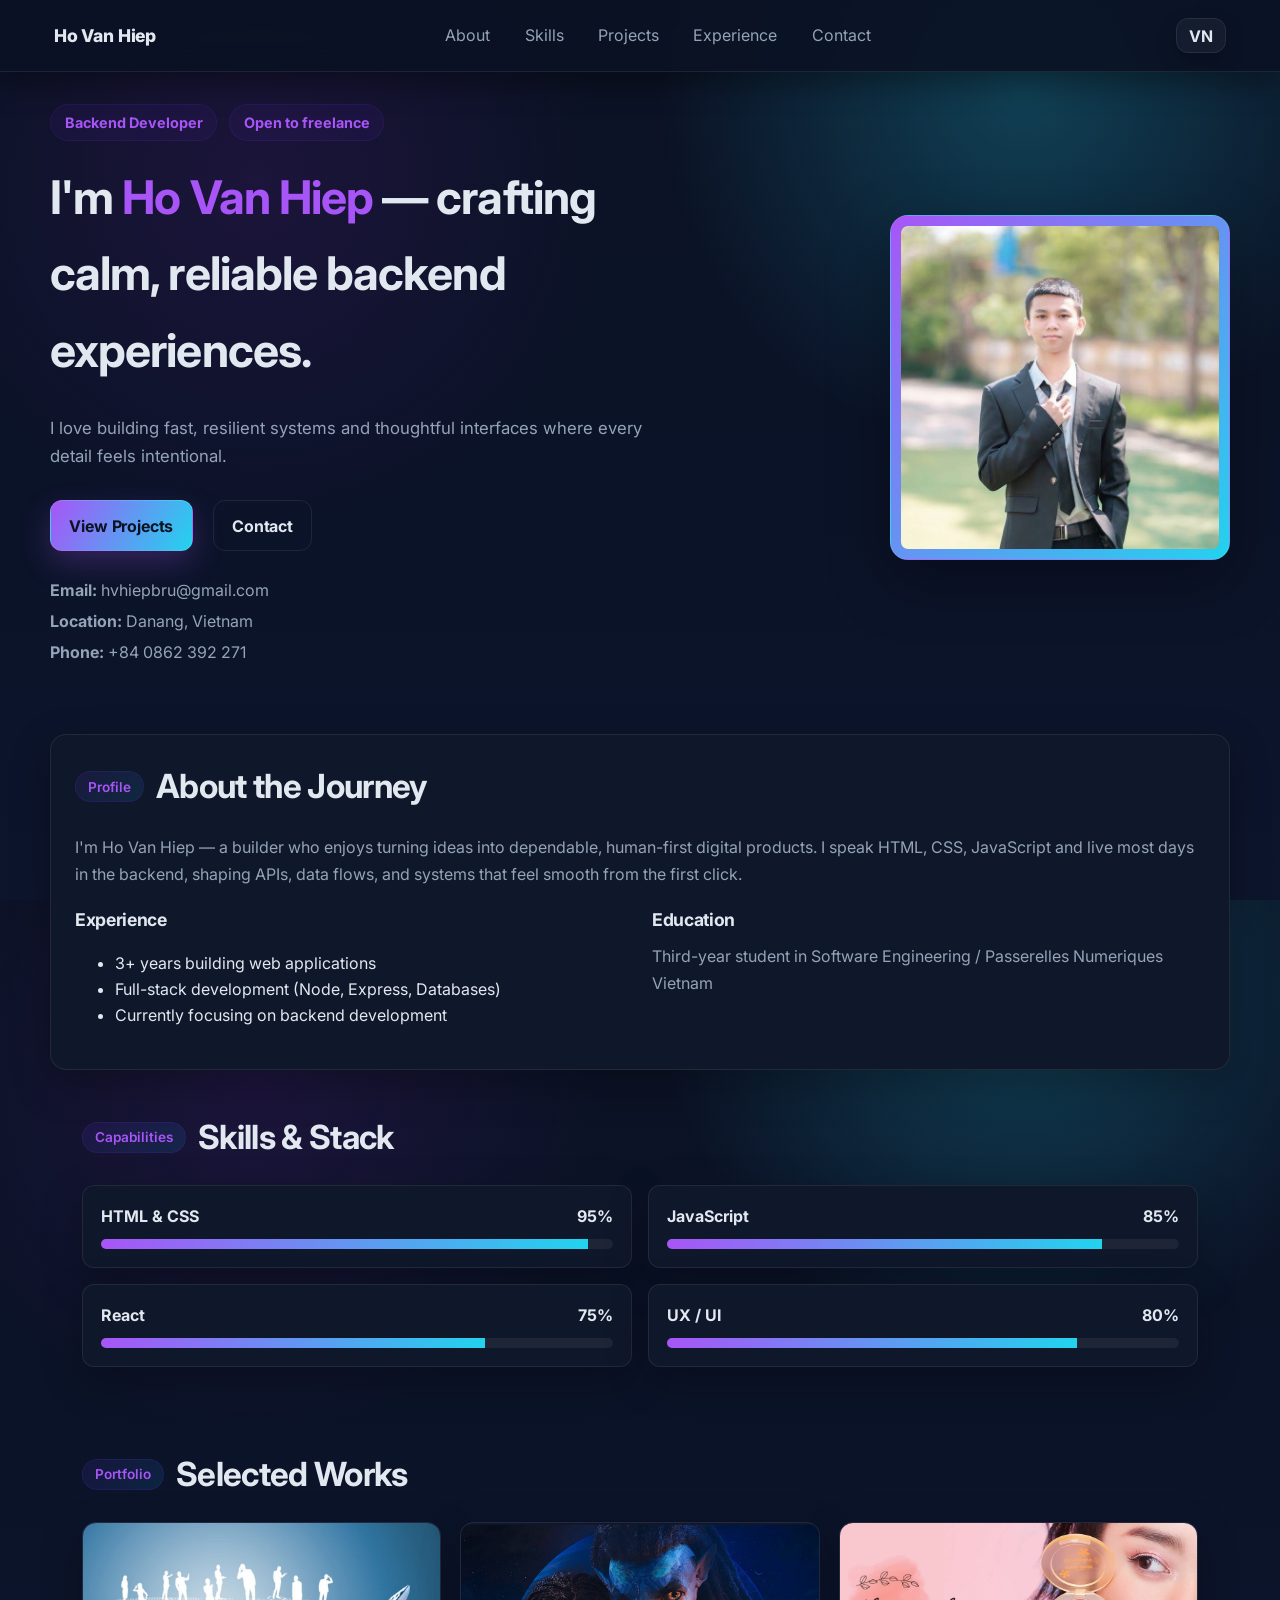
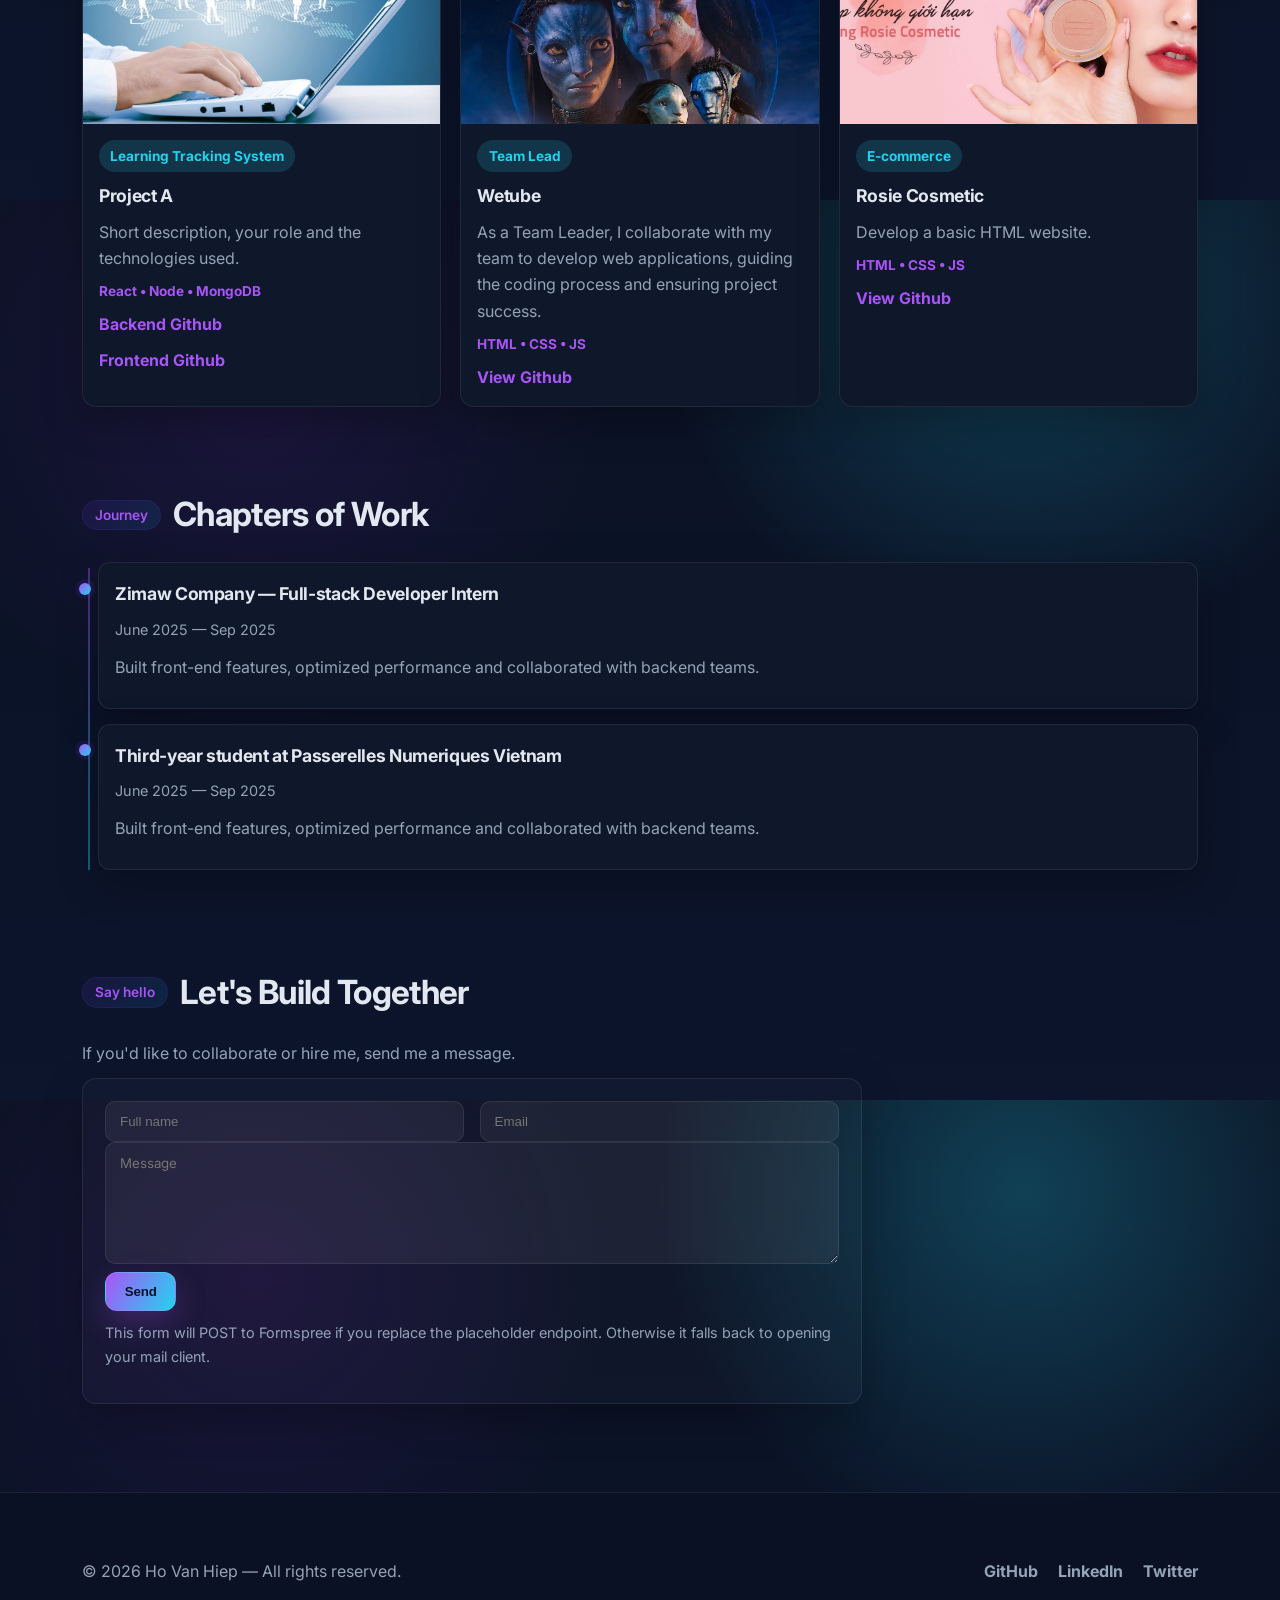
<file: docs/index.html>
<!DOCTYPE html>
<html lang="en">
  <head>
    <meta charset="utf-8" />
    <meta name="viewport" content="width=device-width, initial-scale=1" />
    <title>Portfolio — Ho Van Hiep</title>
    <meta
      name="description"
      content="Personal portfolio — Your Name. About, projects, skills and contact."
    />
    <link rel="stylesheet" href="css/base.css" />
    <link rel="stylesheet" href="css/layout.css" />
    <link rel="stylesheet" href="css/components.css" />
    <link rel="stylesheet" href="css/utils.css" />
    <link rel="preconnect" href="https://fonts.googleapis.com" />
    <link rel="preconnect" href="https://fonts.gstatic.com" crossorigin />
    <link
      href="https://fonts.googleapis.com/css2?family=Inter:wght@300;400;600;700&display=swap"
      rel="stylesheet"
    />
  </head>
  <body>
    <div data-include="partials/header.html"></div>

    <main>
      <div data-include="partials/hero.html"></div>
      <div data-include="partials/about.html"></div>
      <div data-include="partials/skills.html"></div>
      <div data-include="partials/projects.html"></div>
      <div data-include="partials/experience.html"></div>
      <div data-include="partials/contact.html"></div>
    </main>

    <div data-include="partials/footer.html"></div>

    <script src="js/include.js"></script>
  </body>
</html>
</file>
<file: docs/css/base.css>
/* base.css — variables and reset */
:root {
  --bg: #0b1224;
  --bg-2: #111b33;
  --card: #0f172a;
  --text: #e2e8f0;
  --muted: #94a3b8;
  --accent: #a855f7;
  --accent-2: #22d3ee;
  --border: rgba(255, 255, 255, 0.08);
  --shadow-soft: 0 20px 60px rgba(0, 0, 0, 0.35);
  --shadow-card: 0 14px 40px rgba(0, 0, 0, 0.26);
  --radius: 16px;
  --container: 1180px;
}
* {
  box-sizing: border-box;
}
html,
body {
  height: 100%;
}
a,
body {
  color: var(--text);
}
body {
  font-family: Inter, system-ui, -apple-system, Segoe UI, Roboto,
    "Helvetica Neue", Arial;
  line-height: 1.65;
  background: radial-gradient(
      circle at 20% 20%,
      rgba(88, 28, 135, 0.22),
      transparent 28%
    ),
    radial-gradient(
      circle at 80% 10%,
      rgba(34, 211, 238, 0.24),
      transparent 28%
    ),
    linear-gradient(180deg, #0b1224 0%, #0b1328 55%, #0d152d 100%);
  margin: 0;
  -webkit-font-smoothing: antialiased;
}
h1 a,
h2 a,
h3 a,
.logo {
  color: var(--text);
}
a {
  color: var(--accent-2);
}
p {
  margin: 0 0 0.75rem;
  color: var(--muted);
}
h1,
h2,
h3,
h4 {
  margin: 0 0 0.6rem;
  letter-spacing: -0.02em;
  color: var(--text);
}
h1 {
  font-size: clamp(2rem, 4vw, 2.9rem);
}
h2 {
  font-size: clamp(1.6rem, 2.6vw, 2.1rem);
}
h3 {
  font-size: 1.1rem;
}
img {
  max-width: 100%;
  display: block;
}
section {
  padding: 1rem 0 2.5rem;
}
.container {
  max-width: var(--container);
  margin: 0 auto;
  padding: 2.5rem 2rem;
}
.section-head {
  display: flex;
  align-items: center;
  gap: 0.75rem;
  margin-bottom: 1.25rem;
}
.section-head .pill {
  background: linear-gradient(
    135deg,
    rgba(109, 40, 217, 0.12),
    rgba(14, 165, 233, 0.12)
  );
  border: 1px solid rgba(109, 40, 217, 0.15);
  color: var(--accent);
  padding: 0.2rem 0.75rem;
  border-radius: 999px;
  font-weight: 600;
  font-size: 0.85rem;
}
.section-head h2 {
  margin: 0;
}
</file>
<file: docs/css/layout.css>
/* layout.css — header, hero, about and general layout */
.site-header {
  position: fixed;
  top: 0;
  left: 0;
  right: 0;
  z-index: 50;
  backdrop-filter: blur(14px);
  background: rgba(11, 18, 36, 0.9);
  border-bottom: 1px solid var(--border);
  box-shadow: 0 12px 30px rgba(0, 0, 0, 0.35);
}
.header-inner {
  display: flex;
  align-items: center;
  justify-content: space-between;
  padding: 0.9rem 0.25rem;
}
.logo {
  font-weight: 800;
  color: var(--text);
  text-decoration: none;
  font-size: 1.1rem;
  letter-spacing: -0.01em;
}
.nav {
  display: flex;
  align-items: center;
  gap: 0.35rem;
}
.nav a {
  padding: 0.5rem 0.9rem;
  color: var(--muted);
  text-decoration: none;
  border-radius: 12px;
  transition: color 0.18s ease, background 0.18s ease, transform 0.18s ease;
}
.nav a:hover {
  color: var(--text);
  background: rgba(168, 85, 247, 0.1);
  transform: translateY(-1px);
}
.lang-switch a {
  margin-left: 1rem;
  color: var(--text);
  text-decoration: none;
  border: 1px solid var(--border);
  padding: 0.42rem 0.75rem;
  border-radius: 12px;
  font-weight: 700;
  background: rgba(255, 255, 255, 0.04);
  box-shadow: 0 8px 18px rgba(0, 0, 0, 0.25);
}

/* Hero */
.hero {
  display: grid;
  grid-template-columns: 1.1fr 0.9fr;
  gap: 2.2rem;
  align-items: center;
  padding: 1rem 0 4rem;
}
.hero-left {
  display: flex;
  flex-direction: column;
  gap: 1.1rem;
}
.hero-meta {
  display: flex;
  align-items: center;
  gap: 0.75rem;
  flex-wrap: wrap;
}
.pill {
  display: inline-flex;
  align-items: center;
  gap: 0.35rem;
  padding: 0.35rem 0.85rem;
  border-radius: 999px;
  border: 1px solid rgba(109, 40, 217, 0.15);
  background: rgba(109, 40, 217, 0.08);
  color: var(--accent);
  font-weight: 700;
  font-size: 0.9rem;
}
.hero-right {
  width: 340px;
  justify-self: end;
}
.profile {
  width: 100%;
  max-width: 360px;
  border-radius: 18px;
  border: 1px solid var(--border);
  background: linear-gradient(135deg, var(--accent) 0%, var(--accent-2) 100%);
  padding: 10px;
  box-shadow: var(--shadow-soft);
}
.lead {
  color: var(--muted);
  font-size: 1.05rem;
  max-width: 640px;
}
.hero-ctas {
  display: flex;
  gap: 0.75rem;
  flex-wrap: wrap;
}
.accent {
  color: var(--accent);
}

main {
  padding-top: 88px;
}

.about {
  background: var(--card);
  border-radius: var(--radius);
  border: 1px solid var(--border);
  box-shadow: var(--shadow-card);
  padding: 1.5rem;
}
.about-grid {
  display: grid;
  grid-template-columns: 1fr 1fr;
  gap: 1.5rem;
  margin-top: 1.1rem;
}
</file>
<file: docs/css/components.css>
/* components.css — buttons, cards, skills, timeline, contact */
.btn {
  display: inline-block;
  background: linear-gradient(120deg, var(--accent), var(--accent-2));
  color: #0b1224;
  padding: 0.7rem 1.15rem;
  border-radius: 12px;
  text-decoration: none;
  font-weight: 700;
  letter-spacing: -0.01em;
  border: 1px solid rgba(255, 255, 255, 0.1);
  box-shadow: 0 12px 30px rgba(168, 85, 247, 0.25);
  transition: transform 0.18s ease, box-shadow 0.18s ease, opacity 0.2s ease;
}
.btn:hover {
  transform: translateY(-3px);
  box-shadow: 0 14px 30px rgba(109, 40, 217, 0.28);
}
.btn.outline {
  background: transparent;
  border: 1px solid var(--border);
  color: var(--text);
  margin-left: 0.5rem;
  box-shadow: none;
}
.meta-list {
  list-style: none;
  padding: 0;
  margin: 0.5rem 0 0;
  color: var(--muted);
}
.meta-list li {
  margin-bottom: 0.3rem;
}

/* Skills */
.skill-list {
  display: grid;
  grid-template-columns: 1fr 1fr;
  gap: 1rem;
}
.skill {
  background: var(--card);
  padding: 1.1rem;
  border-radius: 12px;
  border: 1px solid var(--border);
  box-shadow: var(--shadow-card);
}
.skill-head {
  display: flex;
  justify-content: space-between;
  margin-bottom: 0.6rem;
  font-weight: 700;
  color: var(--text);
}
.bar {
  height: 10px;
  background: rgba(255, 255, 255, 0.06);
  border-radius: 999px;
  overflow: hidden;
}
.bar > div {
  height: 100%;
  background: linear-gradient(90deg, var(--accent), var(--accent-2));
}

/* Projects / Cards */
.grid {
  display: grid;
  grid-template-columns: repeat(3, 1fr);
  gap: 1.2rem;
  grid-auto-rows: 1fr;
  align-items: stretch;
}
.card {
  background: var(--card);
  border-radius: 14px;
  overflow: hidden;
  box-shadow: var(--shadow-card);
  display: flex;
  flex-direction: column;
  transition: transform 0.22s ease, box-shadow 0.22s ease,
    border-color 0.22s ease;
  border: 1px solid var(--border);
  height: 100%;
}
.card:hover {
  transform: translateY(-6px);
  box-shadow: var(--shadow-soft);
  border-color: rgba(109, 40, 217, 0.28);
}
.card-media {
  aspect-ratio: 16/9;
  min-height: 160px;
  overflow: hidden;
  position: relative;
}
.card-media::after {
  content: "";
  position: absolute;
  inset: 0;
  background: linear-gradient(180deg, transparent 50%, rgba(0, 0, 0, 0.12));
  opacity: 0;
  transition: opacity 0.25s ease;
}
.card:hover .card-media::after {
  opacity: 1;
}
.card-media img {
  width: 100%;
  height: 100%;
  object-fit: cover;
  display: block;
  transition: transform 0.35s ease;
}
.card:hover .card-media img {
  transform: scale(1.05);
}
.card-body {
  padding: 1rem;
  display: flex;
  flex-direction: column;
  gap: 0.55rem;
}
.card-body h3 {
  margin: 0;
}
.card-body p {
  margin: 0;
  color: var(--muted);
}
.chip {
  display: inline-flex;
  align-items: center;
  gap: 0.35rem;
  background: rgba(34, 211, 238, 0.16);
  color: var(--accent-2);
  padding: 0.3rem 0.7rem;
  border-radius: 999px;
  font-weight: 700;
  font-size: 0.85rem;
  width: fit-content;
}
.card-body .tech {
  font-size: 0.85rem;
  color: var(--accent);
  font-weight: 700;
}
.card-body .link {
  display: inline-block;
  margin-top: auto;
  color: var(--accent);
  text-decoration: none;
  font-weight: 700;
}

/* Timeline */
.timeline {
  position: relative;
  padding-left: 1rem;
}
.timeline::before {
  content: "";
  position: absolute;
  left: 6px;
  top: 6px;
  bottom: 0;
  width: 2px;
  background: linear-gradient(var(--accent), var(--accent-2));
  opacity: 0.4;
}
.timeline .item {
  background: var(--card);
  padding: 1rem;
  border-radius: 12px;
  margin-bottom: 0.9rem;
  border: 1px solid var(--border);
  box-shadow: var(--shadow-card);
  position: relative;
}
.timeline .item::before {
  content: "";
  position: absolute;
  left: -1.25rem;
  top: 1.2rem;
  width: 12px;
  height: 12px;
  border-radius: 50%;
  background: linear-gradient(135deg, var(--accent), var(--accent-2));
  box-shadow: 0 0 0 4px rgba(109, 40, 217, 0.12);
}
.timeline .muted {
  color: var(--muted);
  font-size: 0.9rem;
}

/* Contact */
.contact form {
  max-width: 780px;
  background: rgba(255, 255, 255, 0.02);
  padding: 1.4rem;
  border-radius: 14px;
  border: 1px solid var(--border);
  box-shadow: var(--shadow-card);
}
.form-row {
  display: flex;
  gap: 1rem;
}
.form-row input {
  flex: 1;
  padding: 0.75rem 0.85rem;
  border-radius: 10px;
  border: 1px solid var(--border);
  background: rgba(255, 255, 255, 0.06);
  color: var(--text);
}
textarea {
  width: 100%;
  padding: 0.75rem 0.85rem;
  border-radius: 10px;
  border: 1px solid var(--border);
  background: rgba(255, 255, 255, 0.06);
  resize: vertical;
  font-family: inherit;
  color: var(--text);
}
.form-message {
  margin-top: 0.6rem;
  font-weight: 700;
}
.form-message.ok {
  color: #15803d;
}
.form-message.error {
  color: #b91c1c;
}
.note {
  color: var(--muted);
  font-size: 0.9rem;
  margin-top: 0.5rem;
}

/* Footer */
.site-footer {
  border-top: 1px solid var(--border);
  padding: 1.6rem 0;
  margin-top: 3rem;
  background: rgba(11, 18, 36, 0.92);
  backdrop-filter: blur(8px);
}
.footer-inner {
  display: flex;
  justify-content: space-between;
  align-items: center;
}
.footer-inner .socials a {
  margin-left: 1rem;
  color: var(--muted);
  text-decoration: none;
  font-weight: 700;
}
</file>
<file: docs/css/utils.css>
/* utils.css — responsive and animations */
/* Reveal animations */
.reveal-on-scroll {
  opacity: 0;
  transform: translateY(12px);
  transition: opacity 0.6s ease, transform 0.6s ease;
}
.reveal-on-scroll.revealed {
  opacity: 1;
  transform: translateY(0);
}

/* small UI touches */
.nav a {
  transition: color 0.18s ease;
}
.profile {
  transition: transform 0.6s ease;
}
.profile:hover {
  transform: translateY(-4px) rotate(-1deg);
}

/* Responsive */
@media (max-width: 1024px) {
  .grid {
    grid-template-columns: repeat(2, 1fr);
  }
  .hero {
    grid-template-columns: 1fr;
  }
  .hero-right {
    justify-self: center;
  }
}
@media (max-width: 720px) {
  .grid {
    grid-template-columns: 1fr;
  }
  .skill-list {
    grid-template-columns: 1fr;
  }
  .about-grid {
    grid-template-columns: 1fr;
  }
  .form-row {
    flex-direction: column;
  }
  .nav {
    display: none;
  }
  .container {
    padding: 2rem 1.25rem;
  }
}
</file>
